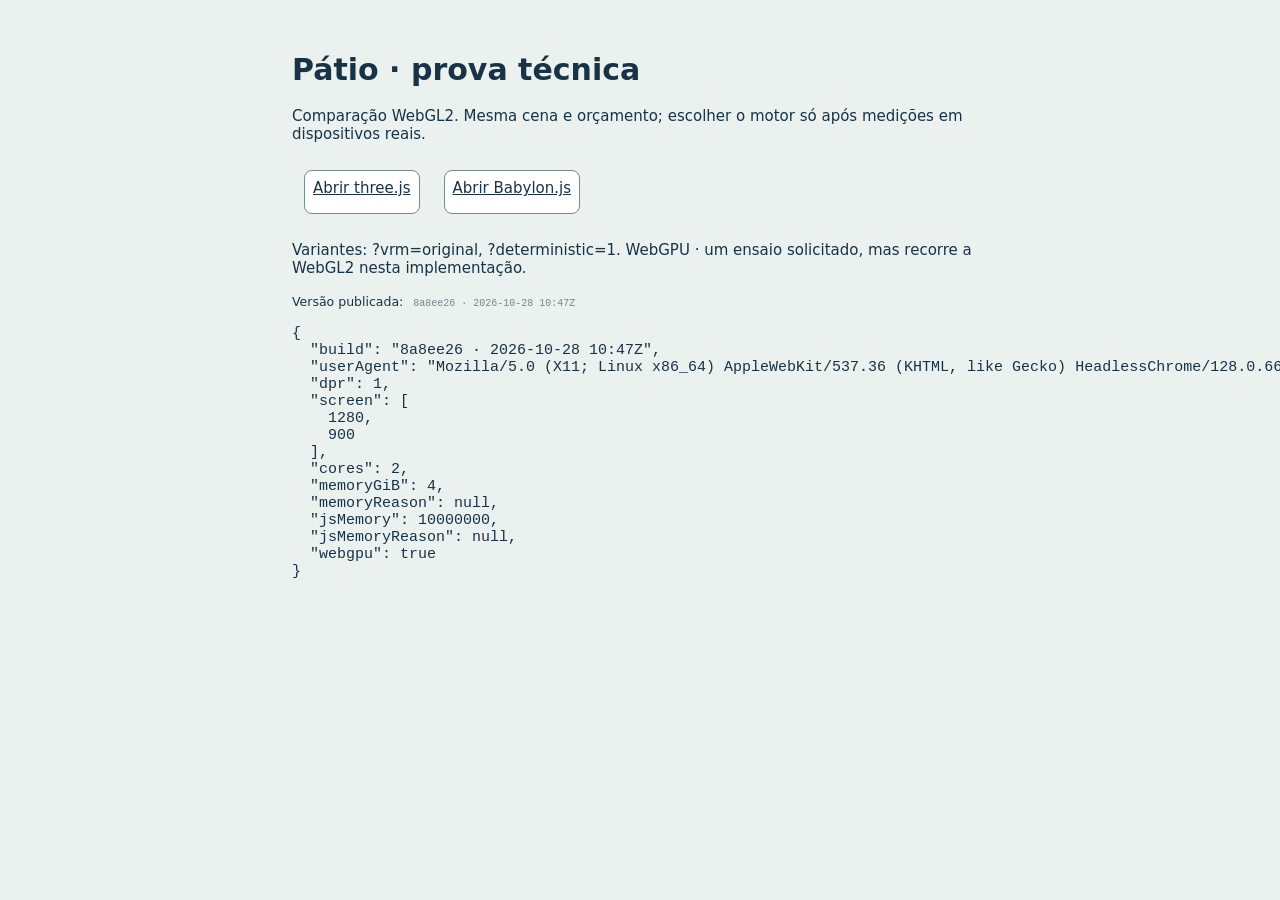
<file: index.html>
<!doctype html>
<html lang="pt-PT">
<script type="module" crossorigin src="./assets/index-TS6MAg8K.js"></script>
<link rel="modulepreload" crossorigin href="./assets/rolldown-runtime-B0fFmPBj.js">
<link rel="modulepreload" crossorigin href="./assets/metrics-D9IFA7_a.js">
<link rel="stylesheet" crossorigin href="./assets/metrics-BD1DeY2Z.css">

  <link rel="icon" href="data:," />
  <meta charset="utf-8" /><meta
    name="viewport"
    content="width=device-width,initial-scale=1"
  /><title>Prova comparativa</title
  >
  <main>
    <h1>Pátio · prova técnica</h1>
    <p>
      Comparação WebGL2. Mesma cena e orçamento; escolher o motor só após medições em dispositivos
      reais.
    </p>
    <a href="three.html">Abrir three.js</a><a href="babylon.html">Abrir Babylon.js</a>
    <p>
      Variantes: ?vrm=original, ?deterministic=1. WebGPU · um ensaio solicitado, mas recorre a
      WebGL2 nesta implementação.
    </p>
    <p>
      <small>Versão publicada: <code id="build"></code></small>
    </p>
    <pre id="device"></pre>
  </main>
</html>
</file>
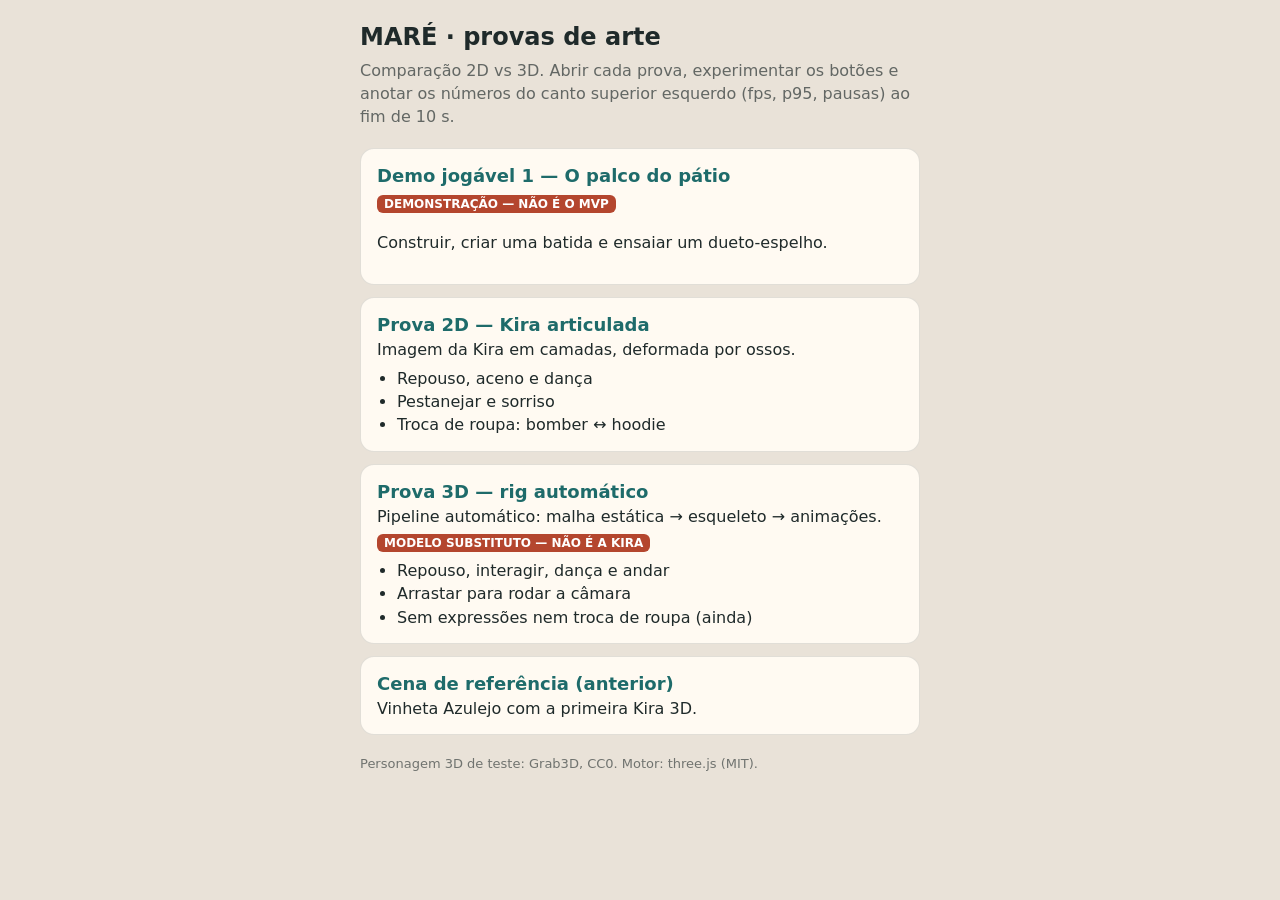
<file: arte/index.html>
<!doctype html>
<html lang="pt"><head><meta charset="utf-8"><meta name="viewport" content="width=device-width,initial-scale=1,viewport-fit=cover">
<title>MARÉ — provas de arte</title>
<style>
:root{--fundo:#e9e2d8;--texto:#1f2a2a;--cartao:#fffaf2;--marca:#1e6b6a;--alerta:#b4462e}
html,body{margin:0;background:var(--fundo);color:var(--texto);font:16px/1.45 system-ui,sans-serif}
main{max-width:560px;margin:0 auto;padding:calc(20px + env(safe-area-inset-top)) 16px calc(24px + env(safe-area-inset-bottom))}
h1{font-size:24px;margin:0 0 4px}
p.sub{margin:0 0 20px;color:#1f2a2aaa}
a.cartao{display:block;text-decoration:none;color:inherit;background:var(--cartao);border:1px solid #1f2a2a22;border-radius:14px;padding:14px 16px;margin-bottom:12px}
a.cartao:active{background:#f3ebdf}
a.cartao b{display:block;font-size:18px;color:var(--marca)}
.etiqueta{display:inline-block;margin-top:6px;padding:2px 7px;border-radius:6px;background:var(--alerta);color:#fff;font:700 12px system-ui}
ul{padding-left:20px;margin:6px 0 0}
footer{margin-top:20px;font-size:13px;color:#1f2a2a99}
</style>
</head><body><main>
<h1>MARÉ · provas de arte</h1>
<p class="sub">Comparação 2D vs 3D. Abrir cada prova, experimentar os botões e anotar os números do canto superior esquerdo (fps, p95, pausas) ao fim de 10 s.</p>
<a class="cartao" href="../jogo/"><b>Demo jogável 1 — O palco do pátio</b><span class="etiqueta">DEMONSTRAÇÃO — NÃO É O MVP</span><p>Construir, criar uma batida e ensaiar um dueto-espelho.</p></a>
<a class="cartao" href="comparacao/prova2d/">
  <b>Prova 2D — Kira articulada</b>
  Imagem da Kira em camadas, deformada por ossos.
  <ul><li>Repouso, aceno e dança</li><li>Pestanejar e sorriso</li><li>Troca de roupa: bomber ↔ hoodie</li></ul>
</a>
<a class="cartao" href="comparacao/prova3d/">
  <b>Prova 3D — rig automático</b>
  Pipeline automático: malha estática → esqueleto → animações.
  <span class="etiqueta">MODELO SUBSTITUTO — NÃO É A KIRA</span>
  <ul><li>Repouso, interagir, dança e andar</li><li>Arrastar para rodar a câmara</li><li>Sem expressões nem troca de roupa (ainda)</li></ul>
</a>
<a class="cartao" href="vinheta/">
  <b>Cena de referência (anterior)</b>
  Vinheta Azulejo com a primeira Kira 3D.
</a>
<footer>Personagem 3D de teste: Grab3D, CC0. Motor: three.js (MIT).</footer>
</main></body></html>
</file>
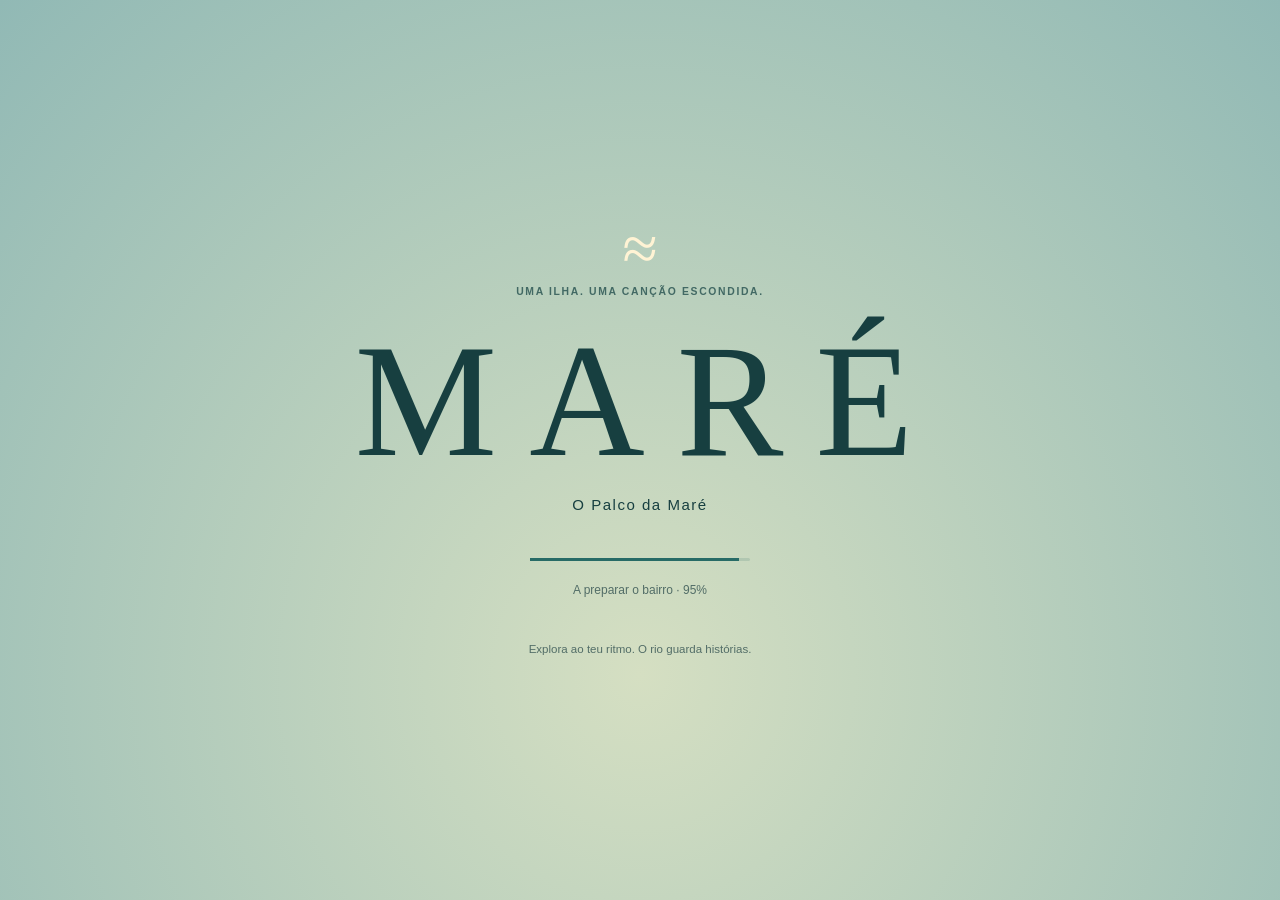
<file: jogo/index.html>
﻿<!doctype html><html lang="pt-PT"><head><meta charset="UTF-8"><meta name="viewport" content="width=device-width,initial-scale=1,viewport-fit=cover"><meta name="theme-color" content="#173f40"><link rel="icon" href="data:,"><title>MARÉ — O Palco da Maré</title>  <script type="module" crossorigin src="./assets/index-DHprYI85.js"></script>
  <link rel="stylesheet" crossorigin href="./assets/index-Dw4ShB-m.css">
</head><body><div id="app"></div></body></html>
</file>
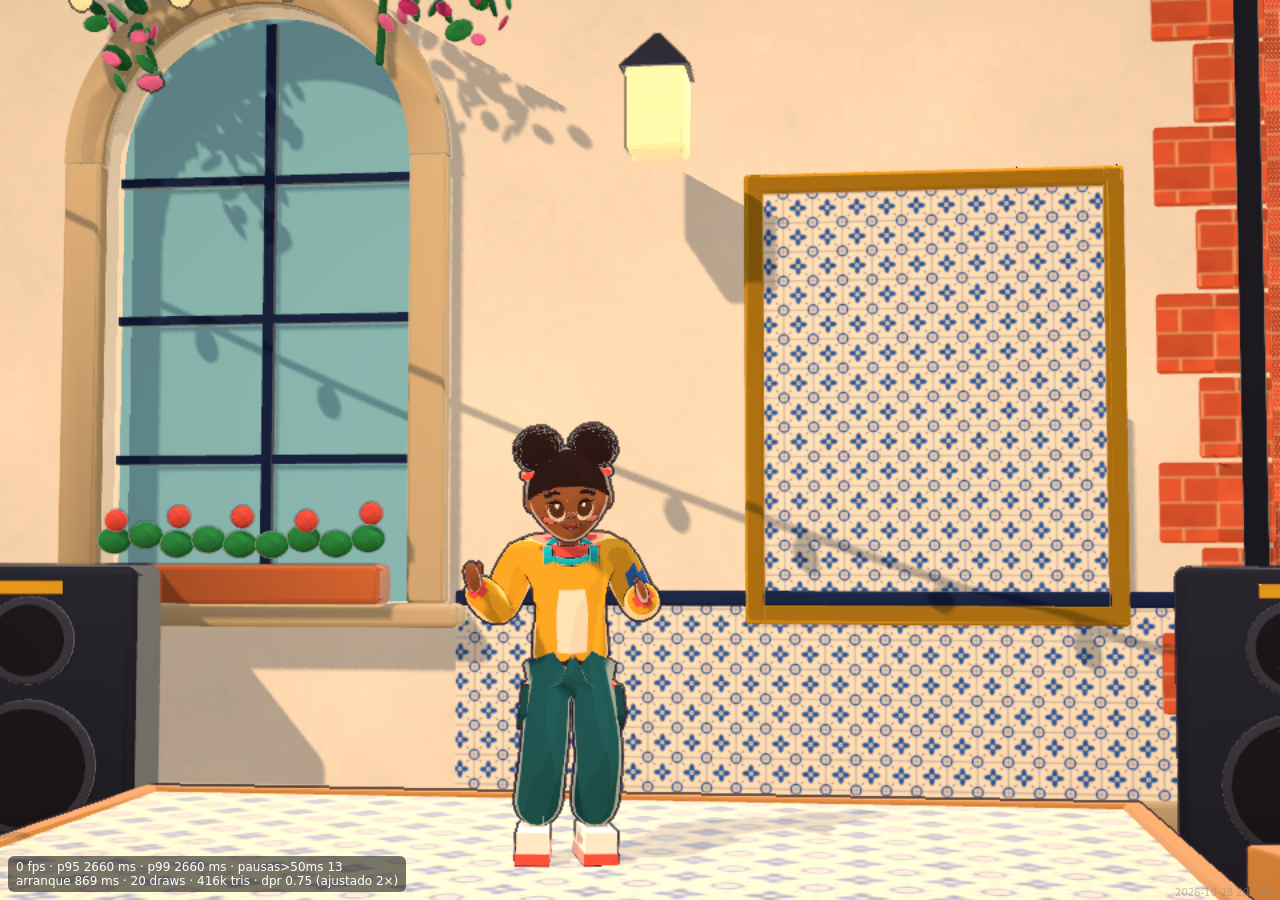
<file: arte/vinheta/index.html>
<!doctype html>
<html lang="pt"><head><meta charset="utf-8"><meta name="viewport" content="width=device-width,initial-scale=1,viewport-fit=cover">
<title>MARÉ — cena de referência</title>
<style>html,body{margin:0;height:100%;background:#000;overflow:hidden}canvas{display:block;width:100%;height:100%}
#hud{position:fixed;left:8px;bottom:8px;font:12px system-ui;color:#fff;background:#0008;padding:4px 8px;border-radius:6px}</style>
<script type="importmap">{"imports":{"three":"../node_modules/three/build/three.module.js","three/addons/":"../node_modules/three/examples/jsm/"}}</script>
</head><body><div id="hud"></div><script type="module" src="./main.mjs?v=1793218254036"></script><div style="position:fixed;right:8px;bottom:2px;font:10px system-ui;color:#8888;pointer-events:none">2026-10-28 20:10Z</div></body></html>
</file>
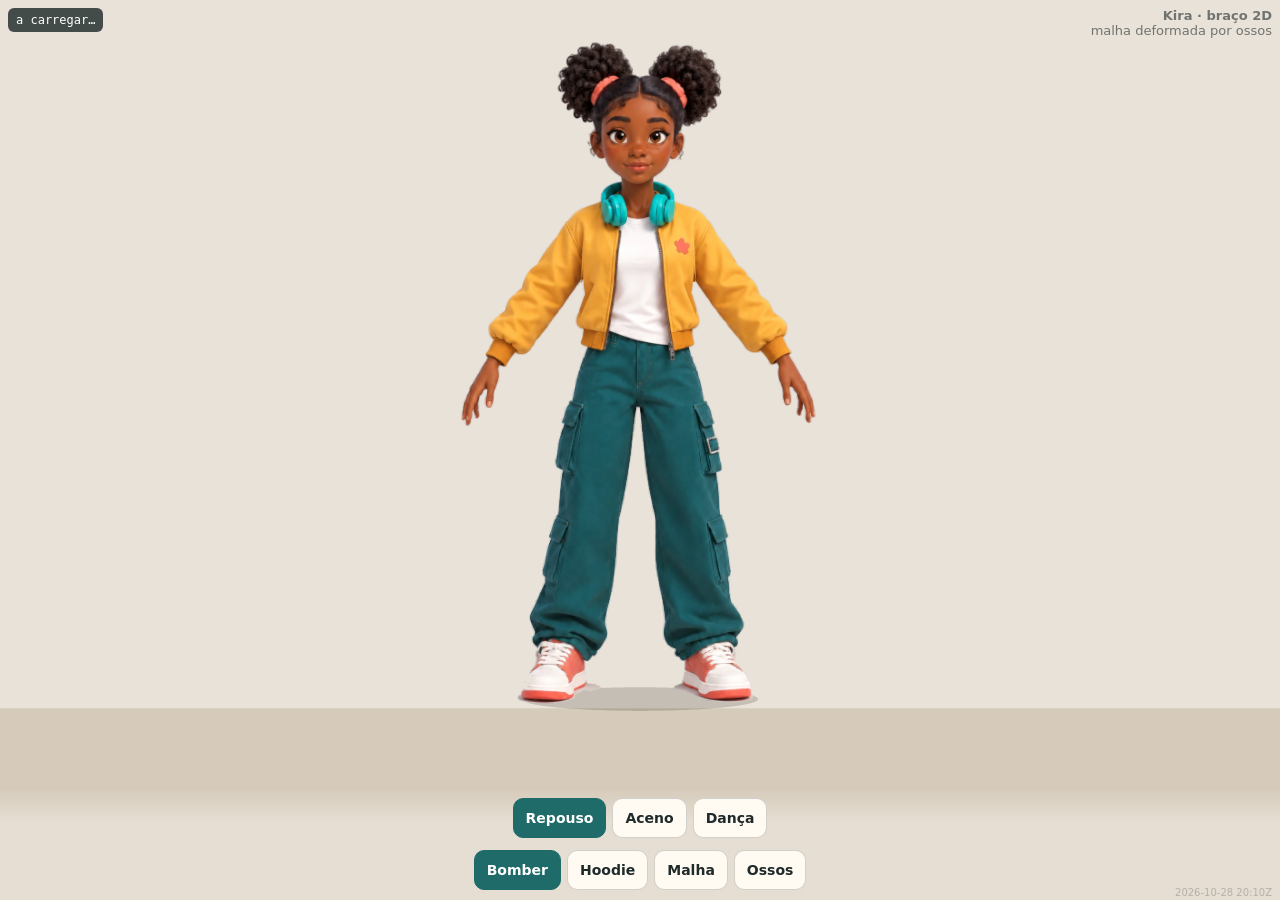
<file: arte/comparacao/prova2d/index.html>
<!doctype html>
<html lang="pt"><head><meta charset="utf-8"><meta name="viewport" content="width=device-width,initial-scale=1,viewport-fit=cover">
<title>MARÉ — Kira 2D articulada</title>
<style>
html,body{margin:0;height:100%;overflow:hidden;background:#e9e2d8;font:14px system-ui,sans-serif;color:#1f2a2a}
canvas{display:block;width:100%;height:100%;touch-action:none}
#painel{position:fixed;left:0;right:0;bottom:0;padding:10px max(10px,env(safe-area-inset-right)) calc(10px + env(safe-area-inset-bottom)) max(10px,env(safe-area-inset-left));display:flex;flex-wrap:wrap;gap:6px;justify-content:center;background:linear-gradient(transparent,#e9e2d8cc 30%)}
#painel button{font:600 14px system-ui;padding:9px 12px;border-radius:10px;border:1px solid #1f2a2a33;background:#fffaf2;color:#1f2a2a;min-height:40px}
#painel button[aria-pressed=true]{background:#1e6b6a;color:#fff;border-color:#1e6b6a}
#painel .sep{width:100%;height:0}
#hud{position:fixed;left:max(8px,env(safe-area-inset-left));top:calc(8px + env(safe-area-inset-top));font:12px ui-monospace,monospace;background:#1f2a2ad0;color:#fff;padding:5px 8px;border-radius:6px;white-space:pre}
#titulo{position:fixed;right:max(8px,env(safe-area-inset-right));top:calc(8px + env(safe-area-inset-top));font:700 13px system-ui;color:#1f2a2a99;text-align:right}
</style>
<script type="importmap">{"imports":{"three":"../../node_modules/three/build/three.module.js","three/addons/":"../../node_modules/three/examples/jsm/"}}</script>
</head><body>
<div id="hud">a carregar…</div>
<div id="titulo">Kira · braço 2D<br><span style="font-weight:400">malha deformada por ossos</span></div>
<div id="painel">
  <button data-anim="repouso" aria-pressed="true">Repouso</button>
  <button data-anim="aceno">Aceno</button>
  <button data-anim="danca">Dança</button>
  <span class="sep"></span>
  <button data-roupa="mestra" aria-pressed="true">Bomber</button>
  <button data-roupa="hoodie">Hoodie</button>
  <button data-ver="malha">Malha</button>
  <button data-ver="ossos">Ossos</button>
</div>
<script type="module" src="./cena2d.mjs?v=1793218254038"></script>
<div style="position:fixed;right:8px;bottom:2px;font:10px system-ui;color:#8888;pointer-events:none">2026-10-28 20:10Z</div></body></html>
</file>
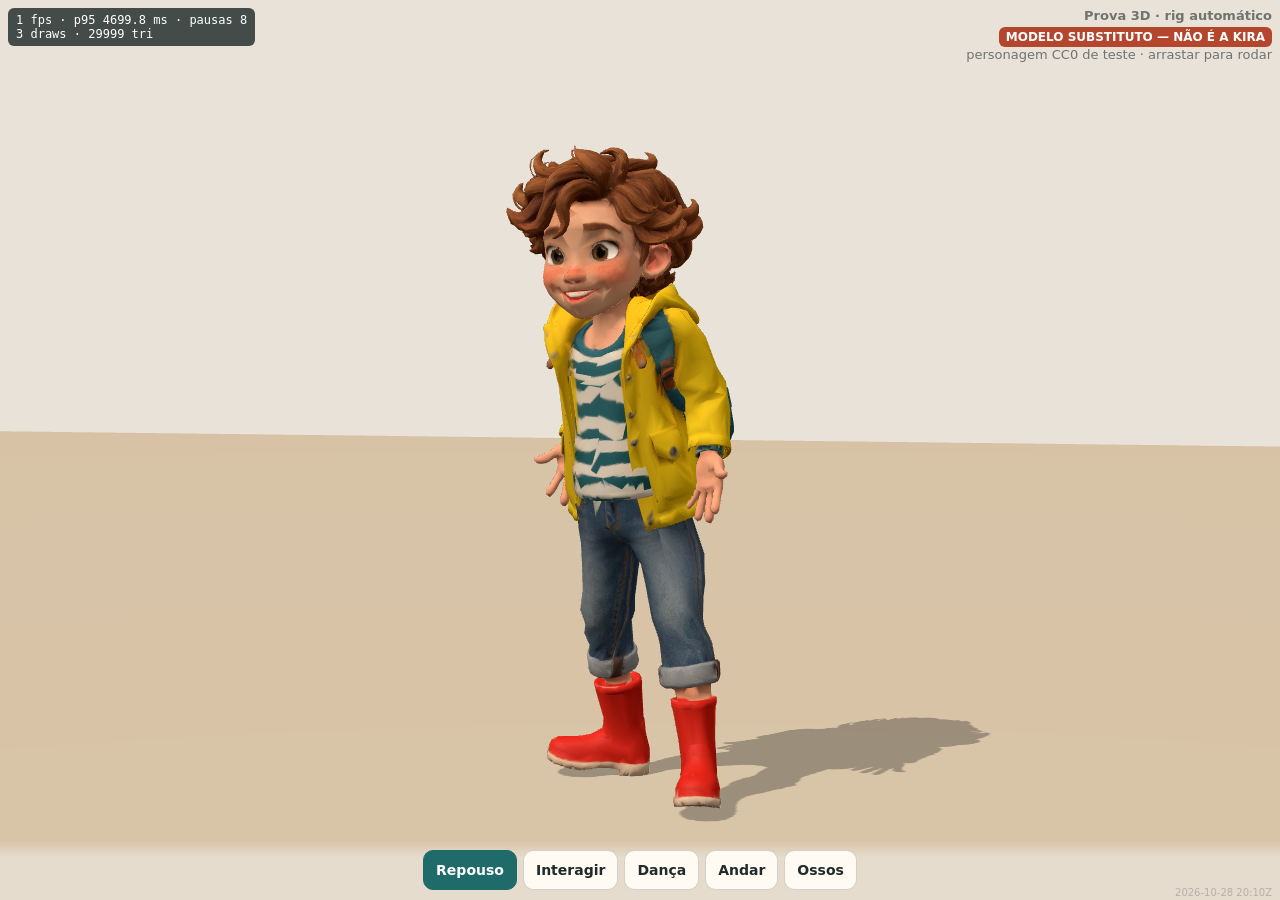
<file: arte/comparacao/prova3d/index.html>
<!doctype html>
<html lang="pt"><head><meta charset="utf-8"><meta name="viewport" content="width=device-width,initial-scale=1,viewport-fit=cover">
<title>MARÉ — prova 3D (modelo substituto)</title>
<style>
html,body{margin:0;height:100%;overflow:hidden;background:#e9e2d8;font:14px system-ui,sans-serif;color:#1f2a2a}
canvas{display:block;width:100%;height:100%;touch-action:none}
#painel{position:fixed;left:0;right:0;bottom:0;padding:10px max(10px,env(safe-area-inset-right)) calc(10px + env(safe-area-inset-bottom)) max(10px,env(safe-area-inset-left));display:flex;flex-wrap:wrap;gap:6px;justify-content:center;background:linear-gradient(transparent,#e9e2d8cc 30%)}
#painel button{font:600 14px system-ui;padding:9px 12px;border-radius:10px;border:1px solid #1f2a2a33;background:#fffaf2;color:#1f2a2a;min-height:40px}
#painel button[aria-pressed=true]{background:#1e6b6a;color:#fff;border-color:#1e6b6a}
#hud{position:fixed;left:max(8px,env(safe-area-inset-left));top:calc(8px + env(safe-area-inset-top));font:12px ui-monospace,monospace;background:#1f2a2ad0;color:#fff;padding:5px 8px;border-radius:6px;white-space:pre}
#titulo{position:fixed;right:max(8px,env(safe-area-inset-right));top:calc(8px + env(safe-area-inset-top));font:700 13px system-ui;color:#1f2a2a99;text-align:right}
#aviso{display:inline-block;margin-top:4px;padding:3px 7px;border-radius:6px;background:#b4462e;color:#fff;font:700 12px system-ui}
</style>
<script type="importmap">{"imports":{"three":"../../node_modules/three/build/three.module.js","three/addons/":"../../node_modules/three/examples/jsm/"}}</script>
</head><body>
<div id="hud">a carregar…</div>
<div id="titulo">Prova 3D · rig automático<br><span id="aviso">MODELO SUBSTITUTO — NÃO É A KIRA</span><br><span style="font-weight:400">personagem CC0 de teste · arrastar para rodar</span></div>
<div id="painel">
  <button data-clip="Idle" aria-pressed="true">Repouso</button>
  <button data-clip="Interact">Interagir</button>
  <button data-clip="Dance">Dança</button>
  <button data-clip="Walk">Andar</button>
  <button data-ver="ossos">Ossos</button>
</div>
<script type="module" src="./cena3d.mjs?v=1793218254039"></script>
<div style="position:fixed;right:8px;bottom:2px;font:10px system-ui;color:#8888;pointer-events:none">2026-10-28 20:10Z</div></body></html>
</file>
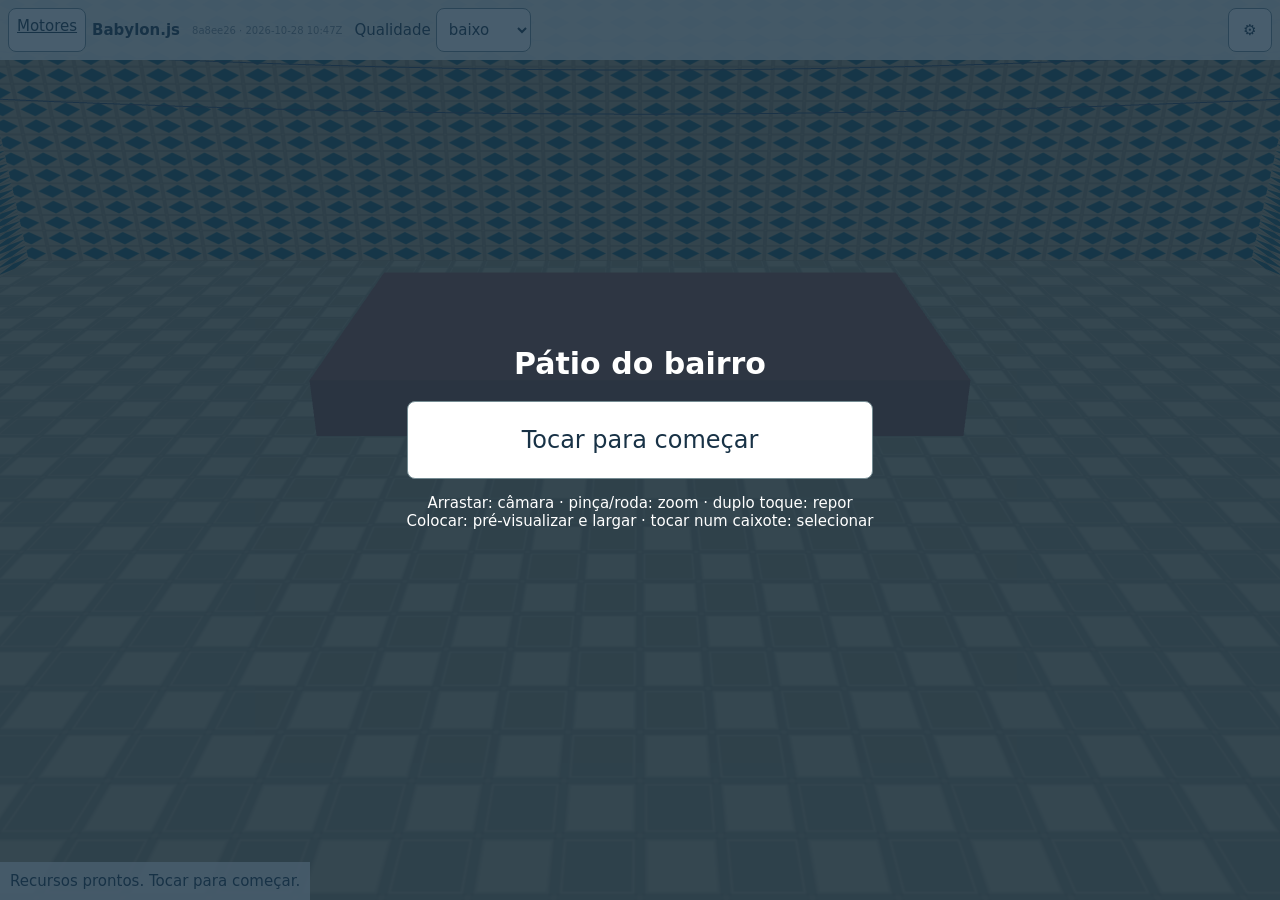
<file: babylon.html>
<!doctype html>
<html lang="pt-PT">
<script type="module" crossorigin src="./assets/babylon-zNgfak9H.js"></script>
<link rel="modulepreload" crossorigin href="./assets/rolldown-runtime-B0fFmPBj.js">
<link rel="modulepreload" crossorigin href="./assets/metrics-D9IFA7_a.js">
<link rel="modulepreload" crossorigin href="./assets/retarget-DhybJ6hO.js">
<link rel="modulepreload" crossorigin href="./assets/shaderStore-aBNeIjJY.js">
<link rel="modulepreload" crossorigin href="./assets/depthPrePass-BBljQt45.js">
<link rel="modulepreload" crossorigin href="./assets/lightFragment-tU2RaitV.js">
<link rel="modulepreload" crossorigin href="./assets/engineStore-ByhWUXd8.js">
<link rel="modulepreload" crossorigin href="./assets/internalTexture-CGVgU7WF.js">
<link rel="modulepreload" crossorigin href="./assets/logger-Bv2UG8ST.js">
<link rel="modulepreload" crossorigin href="./assets/precisionDate-_pxQmcJS.js">
<link rel="modulepreload" crossorigin href="./assets/performanceConfigurator-CbZh2rDR.js">
<link rel="modulepreload" crossorigin href="./assets/thinEngine.pure-BlpmKJZF.js">
<link rel="modulepreload" crossorigin href="./assets/bufferUtils-C6Uto34_.js">
<link rel="modulepreload" crossorigin href="./assets/buffer.pure-wB8ct3bV.js">
<link rel="modulepreload" crossorigin href="./assets/math.scalar.functions-Ci74PiV6.js">
<link rel="modulepreload" crossorigin href="./assets/typeStore-DbYN1B8U.js">
<link rel="modulepreload" crossorigin href="./assets/math.color.pure-Q8VyjntR.js">
<link rel="modulepreload" crossorigin href="./assets/math.plane-BZm3Ziur.js">
<link rel="modulepreload" crossorigin href="./assets/math.size-DQWPnAVc.js">
<link rel="modulepreload" crossorigin href="./assets/decorators-BCsPFieX.js">
<link rel="modulepreload" crossorigin href="./assets/tools.pure-CUUZ-Zpu.js">
<link rel="modulepreload" crossorigin href="./assets/decorators.serialization-DgzNNt_I.js">
<link rel="modulepreload" crossorigin href="./assets/smartArray-4z9iJzPr.js">
<link rel="modulepreload" crossorigin href="./assets/lightConstants-AkzrzUy1.js">
<link rel="modulepreload" crossorigin href="./assets/sceneComponent-BVUGDGYw.js">
<link rel="modulepreload" crossorigin href="./assets/drawWrapper-BW1eBKj6.js">
<link rel="modulepreload" crossorigin href="./assets/material.pure-DA4oFtkA.js">
<link rel="modulepreload" crossorigin href="./assets/babylon-CwZDLHGh.js">
<link rel="stylesheet" crossorigin href="./assets/metrics-BD1DeY2Z.css">

  <link rel="icon" href="data:," />
  <meta charset="utf-8" /><meta
    name="viewport"
    content="width=device-width,initial-scale=1,viewport-fit=cover"
  /><title>Prova · babylon</title>
  <div id="view"></div>
</html>
</file>
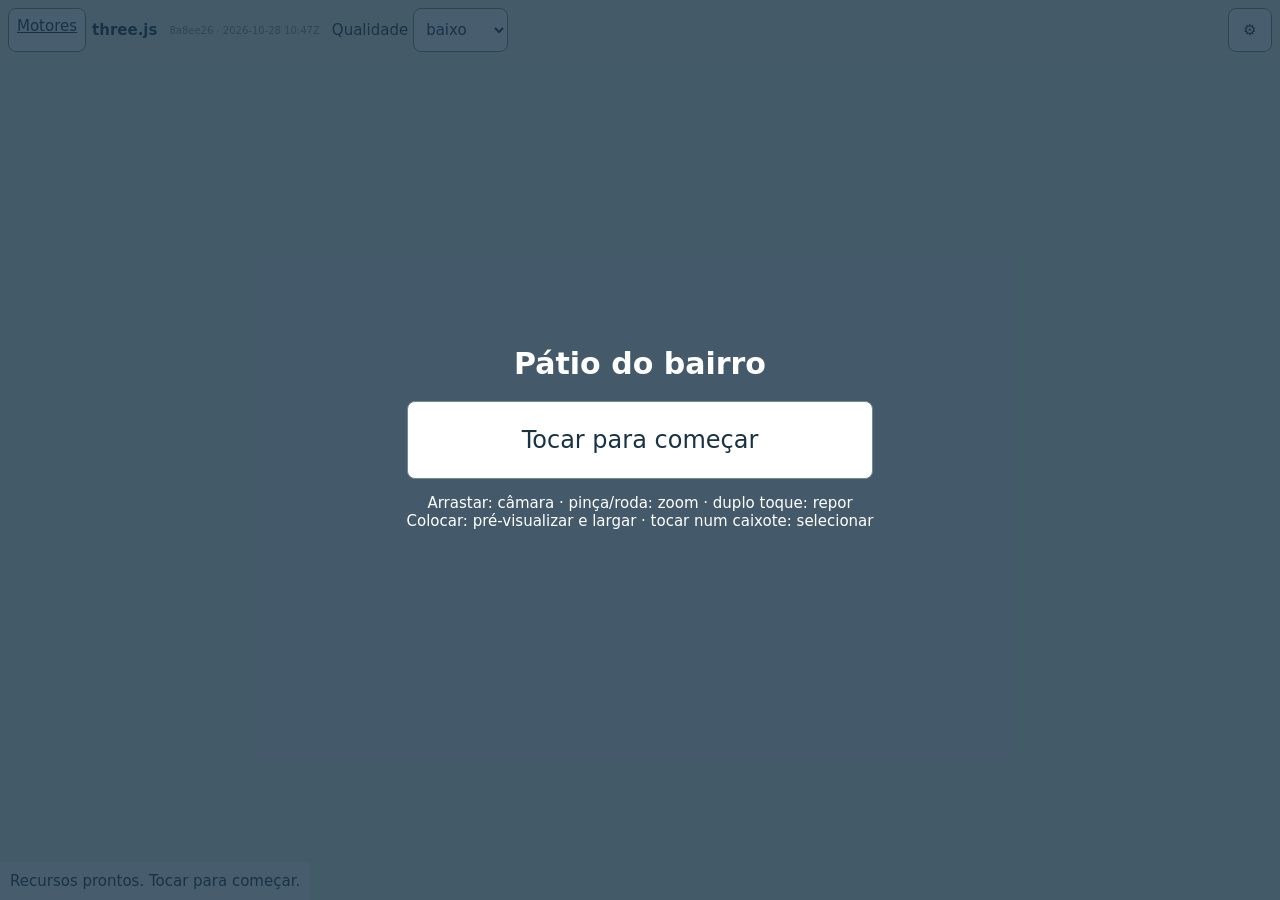
<file: three.html>
<!doctype html>
<html lang="pt-PT">
<script type="module" crossorigin src="./assets/three-BQIp7Bqo.js"></script>
<link rel="modulepreload" crossorigin href="./assets/rolldown-runtime-B0fFmPBj.js">
<link rel="modulepreload" crossorigin href="./assets/metrics-D9IFA7_a.js">
<link rel="modulepreload" crossorigin href="./assets/retarget-DhybJ6hO.js">
<link rel="stylesheet" crossorigin href="./assets/metrics-BD1DeY2Z.css">

  <link rel="icon" href="data:," />
  <meta charset="utf-8" /><meta
    name="viewport"
    content="width=device-width,initial-scale=1,viewport-fit=cover"
  /><title>Prova · three</title>
  <div id="view"></div>
</html>
</file>
<file: assets/metrics-BD1DeY2Z.css>
*{box-sizing:border-box}body{color:#183246;background:#eaf1ef;margin:0;font:15px system-ui}canvas{touch-action:none;width:100%;height:100%;display:block}#view{position:fixed;inset:0}#hud{top:env(safe-area-inset-top,0px);left:env(safe-area-inset-left,0px);right:env(safe-area-inset-right,0px);background:#f5f5eeed;flex-wrap:wrap;align-items:center;gap:6px;padding:8px;display:flex;position:fixed}button,select,a,input{min-width:44px;min-height:44px;font:inherit}button,select,a{color:#183246;background:#fff;border:1px solid #748b92;border-radius:8px;padding:8px}#status{bottom:env(safe-area-inset-bottom,0px);background:#fffd;max-width:100%;padding:10px;position:fixed;left:0}#start{color:#fff;text-align:center;background:#183246c9;place-content:center;display:grid;position:fixed;inset:0}#start button{padding:24px;font-size:24px}#error{color:#a22}details{max-width:94vw}textarea{width:90vw;height:25vh}main{max-width:760px;margin:auto;padding:32px}main a{margin:12px;display:inline-block}#flash{pointer-events:none;background:#fff;border:8px solid #183246;display:none;position:fixed;inset:35% 30%}#flash.on{display:block}label{align-items:center;gap:5px;display:flex}@media (width<=600px){#hud{gap:3px;font-size:12px}button,select{padding:5px}#status{font-size:12px}}#dev-controls{flex-wrap:wrap;align-items:center;gap:6px;display:none}#settings{margin-left:auto}#audio-warning{background:#fffd;padding:6px;font-size:12px;position:fixed;bottom:52px;left:10px}@media (width<=600px){#hud{max-width:100%;right:auto}#hud>a,#hud>b{display:none}#hud #dev-controls{width:100%;max-height:45vh;display:none;overflow:auto}#hud.expanded #dev-controls{display:flex}}#hud.expanded #dev-controls{display:flex}#build{opacity:.55;margin:0 6px;font-size:10px}
</file>
<file: jogo/assets/index-Dw4ShB-m.css>
:root{color:#173e40;--texto:1;font-family:Trebuchet MS,Arial,sans-serif;font-size:calc(16px * var(--texto));font-synthesis:none;background:#b8dada}*{box-sizing:border-box}body{margin:0;overflow:hidden}button,input,select{font:inherit}button{cursor:pointer;color:#214c4c;background:#f6f3e9;border:1px solid #d0dbd0;border-radius:12px;min-height:44px;padding:10px 16px;font-weight:700;transition:background .15s,transform .15s}button:hover{background:#e2eadd}button:active{transform:scale(.97)}button:focus-visible,input:focus-visible,select:focus-visible{outline-offset:3px;outline:3px solid #e9a651}button.principal{color:#fff6df;background:#176e70;border-color:#176e70}button.secundario{background:0 0}button[hidden],[hidden]{display:none!important}canvas{touch-action:none;width:100vw;height:100dvh;display:block}header{pointer-events:none;background:linear-gradient(#e5eedb70,#0000);justify-content:space-between;align-items:center;padding:24px 30px;display:flex;position:fixed;top:0;left:0;right:0}.marca{letter-spacing:.16em;text-shadow:0 1px #fff7;font-family:Georgia,serif;font-size:2.5rem}.marca span{letter-spacing:.2em;margin-top:1px;font-family:Trebuchet MS,sans-serif;font-size:.58rem;font-weight:700;display:block}nav{pointer-events:auto;gap:8px;display:flex}nav button{-webkit-backdrop-filter:blur(10px);backdrop-filter:blur(10px);background:#fff8e6dc;border-color:#fff6;box-shadow:0 3px 20px #284a4320}#rumo{pointer-events:none;background:linear-gradient(90deg,#fff7e9e6,#fff7e900);border-left:3px solid #d79250;border-radius:0 12px 12px 0;max-width:310px;padding:6px 14px;position:fixed;top:112px;left:30px}#lugar,.eyebrow{letter-spacing:.16em;color:#426964;font-size:.65rem;font-weight:800}#objetivo{margin:6px 0;font-family:Georgia,serif;font-size:1.18rem}#distancia{color:#506864;font-size:.72rem}#mare{letter-spacing:.1em;background:#f5f1e6d9;border-radius:30px;align-items:center;gap:9px;padding:6px 12px;font-size:.65rem;display:flex;position:fixed;bottom:25px;left:30px}.mare-icon{font-size:1.8rem;line-height:1}#legenda{color:#fff4dd;text-align:center;opacity:0;pointer-events:none;z-index:5;background:#173e40ed;border-radius:12px;width:max-content;max-width:min(90vw,600px);padding:13px 20px;font-size:.9rem;transition:opacity .3s;position:fixed;bottom:125px;left:50%;transform:translate(-50%)}#legenda.visivel{opacity:1}#controlos{pointer-events:none;justify-content:space-between;align-items:center;display:flex;position:fixed;bottom:35px;left:30px;right:30px}#acao{pointer-events:auto;color:#fff4dd;background:#173e40d9;border:1px solid #e9d69a7a;min-width:140px;max-width:230px;font-size:1.1rem;box-shadow:0 4px 20px #214b4630}#acao span{margin:3px 0;font-size:.75rem;display:block}#acao.disponivel{color:#183e3f;background:#e8bb75}#joystick{pointer-events:auto;touch-action:none;visibility:hidden;-webkit-backdrop-filter:blur(3px);backdrop-filter:blur(3px);background:#f9f1d630;border:1px solid #fffa;border-radius:50%;justify-content:center;align-items:center;width:112px;height:112px;display:flex}#joystick span{background:#fff1ce9c;border:1px solid #fff9;border-radius:50%;width:48px;height:48px;box-shadow:0 2px 12px #24483f25}#teclas{color:#164745;white-space:nowrap;background:#fff4dcaa;border-radius:15px;padding:8px 14px;font-size:.7rem;position:fixed;bottom:30px;left:50%;transform:translate(-50%)}#teclas i{opacity:.4;padding:0 6px}#modal{z-index:10;pointer-events:none;background:linear-gradient(90deg,#0000 20%,#153d3c45);justify-content:flex-end;align-items:center;padding:30px;display:flex;position:fixed;inset:0}#painel{pointer-events:auto;overscroll-behavior:contain;-webkit-backdrop-filter:blur(14px);backdrop-filter:blur(14px);scrollbar-width:thin;background:#fcf6e9f5;border:1px solid #fff8;border-radius:22px;width:440px;max-height:calc(100dvh - 60px);padding:32px;position:relative;overflow:auto;box-shadow:0 18px 70px #14393535}h1,h2,h3{font-family:Georgia,serif;font-weight:400}h2{margin:12px 30px 18px 0;font-size:1.9rem;line-height:1.07}h3{margin-top:25px;font-size:1.15rem}p{font-size:.94rem;line-height:1.5}small,.muted,.nota{color:#526d67}.nota{font-size:.75rem;line-height:1.5}.fechar{background:0 0;border:0;width:40px;min-height:40px;padding:0;font-size:1.5rem;position:absolute;top:14px;right:14px}#acoes{flex-wrap:wrap;gap:8px;margin-top:18px;display:flex}#acoes button{text-align:left;flex:145px;font-size:.85rem}label{margin:12px 0;font-size:.86rem;line-height:1.4;display:block}select,input[type=number]{color:#204b49;background:#fffdf6;border:1px solid #b8c9bc;border-radius:9px;width:100%;max-width:100%;margin-top:6px;padding:10px;display:block}input[type=number]{width:100px;font-size:1.3rem}input[type=checkbox]{accent-color:#237b77;vertical-align:middle;width:18px;height:18px;margin-right:8px}input[type=color]{border:0;width:80px;height:42px;margin-top:8px;display:block}.equacao{color:#267a77;margin:25px 0;font-family:Georgia,serif;font-size:2.5rem}.medida{text-align:center;border-bottom:2px solid #427b76;border-left:2px solid #427b76;border-right:2px solid #427b76;height:32px;margin:20px 0;font-size:.8rem;display:flex}.feedback:not(:empty),.pista:not(:empty){background:#e6ecdc;border-radius:10px;margin-top:12px;padding:12px;font-size:.85rem;line-height:1.5}.pista:not(:empty){background:#f1dfb9}.regua-mare{background:#e6ece0;border-left:4px solid #247c7e;flex-direction:column;gap:24px;padding:14px 18px;display:flex}.documentos details{border-bottom:1px solid #c5cebe;padding:11px 0}summary{cursor:pointer;font-size:.9rem;font-weight:700}.timeline{grid-template-columns:repeat(3,1fr);gap:8px;display:grid}.timeline label{font-size:.68rem}.timeline select{padding:8px 4px;font-size:.85rem}blockquote{color:#237977;margin:20px 0;font-family:Georgia,serif;font-size:1.2rem;line-height:1.6}.sinal{color:#fff0d4;background:#173f40;border-radius:12px;padding:16px}.objetivos p{border-bottom:1px solid #d2d9c8;padding-bottom:12px}.objetivos small{margin-left:20px;font-size:.75rem;display:block}.achado{border-left:2px solid #dcac64;padding-left:12px}.tabela-scroll{overflow:auto}table{border-collapse:collapse;width:100%;font-size:.75rem}td,th{text-align:left;border-bottom:1px solid #ccd3c4;padding:8px 5px}#carregamento{z-index:100;color:#173f40;text-align:center;background:radial-gradient(at 50% 75%,#d5dfc2,#91b9b5);flex-direction:column;justify-content:center;align-items:center;padding:30px;display:flex;position:fixed;inset:0}#carregamento h1{letter-spacing:.2em;margin:12px 0 0 20px;font-size:clamp(5rem,15vw,10rem)}#carregamento p{letter-spacing:.1em;margin:0 0 30px}#carregamento .nota{letter-spacing:0;margin-top:24px;font-size:.72rem}.onda{color:#fff3d4;font:4rem Georgia}.barra{background:#457c6e30;border-radius:3px;width:220px;height:3px;margin:12px}.barra span{background:#276b66;width:5%;height:100%;transition:width .3s;display:block}#recurso{margin:10px 0 20px;font-size:.75rem}#entrar{color:#fff4d9;background:#174d4e;border:0;padding:16px 30px}#ritmo{z-index:8;color:#fff3d4;text-align:center;background:#143e40d9;border-radius:24px;flex-direction:column;align-items:center;gap:16px;min-width:300px;padding:20px 35px;font-size:.8rem;display:flex;position:fixed;bottom:30px;left:50%;transform:translate(-50%)}#pulso{background:#eec588;border-radius:50%;width:72px;height:72px;font-size:2rem;position:relative}#anel{pointer-events:none;border:2px solid #fbe5b8;border-radius:50%;position:absolute;inset:0}#secao{letter-spacing:.1em;font-size:.65rem}#batida-texto{min-height:20px}@media (pointer:coarse){#joystick{visibility:visible}#teclas{display:none}#mare{bottom:165px}#controlos{bottom:30px}#acao{border-radius:24px;min-width:95px;max-width:130px;min-height:76px}}@media (width<=600px){header{padding:18px}.marca{font-size:1.8rem}.marca span{font-size:.48rem}nav{gap:5px}nav button{min-height:40px;padding:8px 11px;font-size:.8rem}#rumo{max-width:85vw;padding:4px 12px;top:91px;left:18px}#objetivo{font-size:1.05rem}#lugar{font-size:.58rem}#mare{font-size:.57rem;left:18px}#controlos{left:22px;right:22px}#modal{background:linear-gradient(#0000,#163e3d55);justify-content:center;align-items:flex-end;padding:12px}#painel{border-radius:20px;width:100%;max-height:66dvh;padding:24px}h2{font-size:1.55rem}#legenda{font-size:.8rem;bottom:170px}#acoes button{min-height:46px}.timeline{gap:5px}#carregamento .eyebrow{font-size:.53rem}#ritmo{min-width:265px;padding:18px;bottom:165px}#teclas{display:none}}@media (prefers-reduced-motion:reduce){*{scroll-behavior:auto!important;transition:none!important}}.vasos{background:#e7e9d5;border-radius:12px;justify-content:space-around;gap:10px;margin:16px 0;padding:25px 8px 12px;display:flex}.vasos>div{flex-direction:column;justify-content:flex-end;align-items:center;min-height:95px;display:flex}.vasos span{transform-origin:bottom;color:#468760;font-size:2.5rem;line-height:1.1;transition:transform 2s;display:block}.vasos b{color:#fff2d7;background:#bc7c57;border-radius:3px 3px 10px 10px;margin-top:0;padding:6px 8px;font-size:.66rem}#painel{flex-direction:column;min-height:0;padding:0;display:flex;overflow:hidden}.cabecalho-painel{z-index:1;background:#fcf6e9;border-bottom:1px solid #d7ddcb;flex:none;padding:24px 28px 4px;position:relative}.cabecalho-painel .eyebrow{padding-right:28px}.corpo-painel{overscroll-behavior:contain;min-height:0;padding:0 28px 24px;overflow:auto}:is(body:has(#modal:not([hidden])) #teclas,body:has(#ritmo:not([hidden])) #teclas){display:none}.cartoes-pistas,.provas,.cartoes-previsao{gap:6px;display:flex}.cartoes-pistas button{flex:1;min-width:0;padding:8px 4px}.cartoes-pistas small,.cartoes-pistas b{font-size:.68rem;display:block}.ilustracao{color:#943f36;background:repeating-linear-gradient(#eee1be 0 7px,#cec6ab 8px,#eee1be 9px 14px);border:1px solid #c3b795;justify-content:center;align-items:center;height:64px;margin:4px;font:700 .65rem Georgia;display:flex;box-shadow:2px 3px #254b4220}.doc-0{border:4px double #a35246;transform:rotate(-7deg)}.doc-1{color:#243b38;border-top:8px solid #334f49}.doc-2{color:#fff0c8;background:#286f70;border:5px solid #dec99a}button[aria-pressed=true]{background:#c4dfce;border-color:#236f68;box-shadow:inset 0 0 0 2px #236f68}.timeline{border-top:3px solid #588e85;margin:24px 0 12px}.lugar-ano{border-style:dashed;min-width:0;padding:8px 3px}.lugar-ano small{min-height:32px;font-size:.64rem;display:block}.lugar-ano b{font:1.3rem Georgia;display:block}.encaixado{background:#e4dec7;border-style:solid;animation:.3s ease-out encaixar}@keyframes encaixar{0%{transform:translateY(-9px)rotate(-4deg)}to{transform:none}}.hipoteses{gap:7px;display:grid}.hipoteses button{text-align:left;font-size:.78rem}.provas button,.cartoes-previsao button{flex:1;min-width:0;padding:9px 5px;font-size:.7rem}.vasos{align-items:flex-start;padding:12px 6px}.vasos>div{border-radius:12px;flex:1;padding:10px 2px;transition:background .3s}.vasos .ambiente{color:#b58029;margin-bottom:10px}.condicoes{gap:3px;margin-top:12px;display:flex}.condicoes button{min-width:40px;padding:5px;font-size:1.2rem}.condicoes small{font-size:.6rem;display:block}.vasos .sombra{background:#354e6240}.vasos .seco span{color:#99904d}.vasos .solo-novo b{background:#69513d}@media (width<=600px){#painel{max-height:calc(100dvh - 110px);padding:0}.cabecalho-painel{padding:20px 20px 0}.corpo-painel{padding:0 20px 20px}}
</file>
